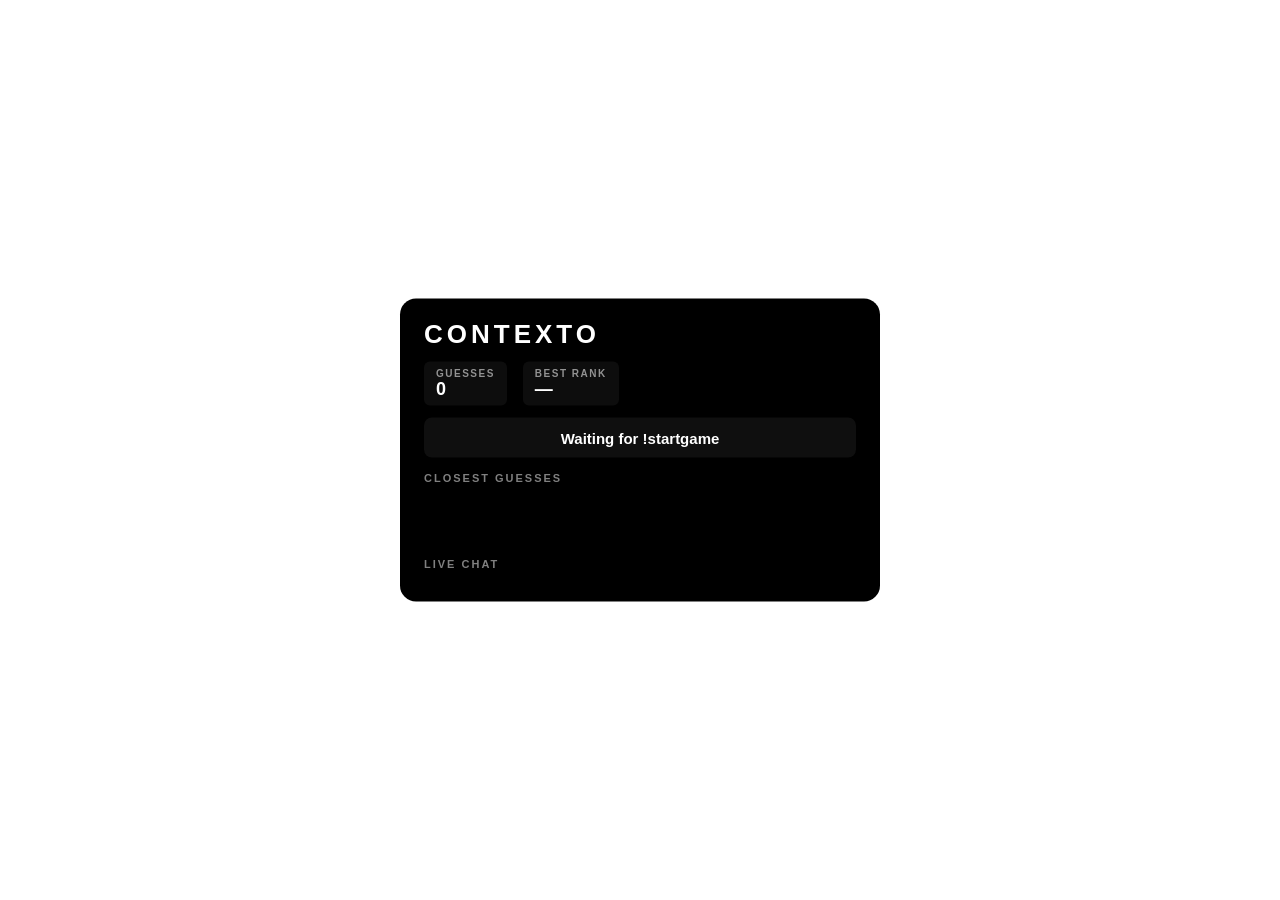
<file: contexto/index.html>
<!DOCTYPE html>
<html lang="en">
<head>
  <meta charset="UTF-8">
  <meta name="viewport" content="width=device-width, initial-scale=1.0">
  <title>Contexto Overlay</title>
  <link rel="stylesheet" href="styles.css">
</head>
<body>
  <div id="overlay-container"></div>

  <!-- Optional debug info -->
  <div id="debug-info">
    <div>Status: <span id="status">Initializing...</span></div>
    <div>Messages: <span id="message-count">0</span></div>
    <div>API calls: <span id="api-count">0</span></div>
    <div>Queue: <span id="queue-size">0</span></div>
  </div>

  <script type="module">
    import { ContextoOverlay } from './overlay.js';

    async function init() {
      const params = new URLSearchParams(window.location.search);

      const intParam = (key, fallback) => {
        const v = parseInt(params.get(key), 10);
        return Number.isFinite(v) ? v : fallback;
      };

      const config = {
        twitch: {
          enabled: !!params.get('twitch'),
          channel: params.get('twitch') || ''
        },
        kick: {
          enabled: !!params.get('kick'),
          channel: params.get('kick') || ''
        },
        debug: params.get('debug') === 'true',
        settings: {
          game: params.get('game') ? intParam('game', null) : null,
          minGame: intParam('minGame', 1),
          maxGame: intParam('maxGame', 1300),
          maxVisible: intParam('maxVisible', 15),
          endpoint: params.get('endpoint') || 'https://api.contexto.me/machado/en',
          corsProxy: params.get('corsProxy') || null
        }
      };

      const overlay = new ContextoOverlay(config);

      const debugInfo = document.getElementById('debug-info');
      const statusEl = document.getElementById('status');
      const messageCountEl = document.getElementById('message-count');
      let messageCount = 0;

      if (config.debug) {
        debugInfo.classList.add('visible');
      }

      const originalOnMessage = overlay.onMessage.bind(overlay);
      overlay.onMessage = function(message) {
        originalOnMessage(message);
        messageCount++;
        messageCountEl.textContent = messageCount;
      };

      await overlay.init();
      statusEl.textContent = 'Connected';

      window.overlay = overlay;
    }

    init().catch(error => {
      console.error('Failed to initialize overlay:', error);
      document.getElementById('status').textContent = 'Error: ' + error.message;
    });
  </script>
</body>
</html>
</file>
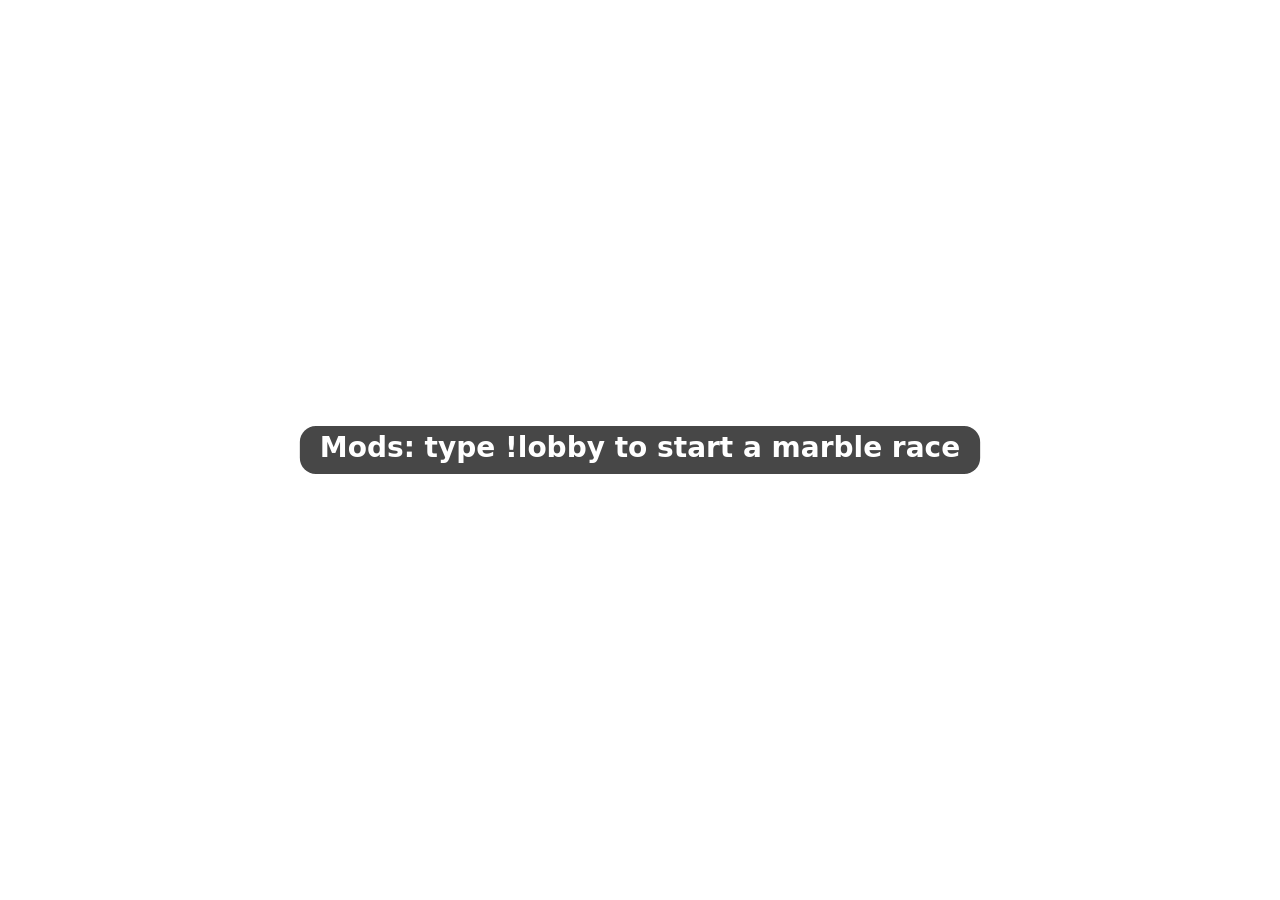
<file: marbles/index.html>
<!DOCTYPE html>
<html lang="en">
<head>
  <meta charset="UTF-8">
  <meta name="viewport" content="width=device-width, initial-scale=1.0">
  <title>Marbles Overlay</title>
  <link rel="stylesheet" href="styles.css">
</head>
<body>
  <canvas id="marbles-canvas"></canvas>

  <div id="debug-info">
    <div>Status: <span id="status">Initializing...</span></div>
    <div>State: <span id="game-state">idle</span></div>
    <div>Messages: <span id="message-count">0</span></div>
    <div>Marbles: <span id="marble-count">0</span></div>
    <div>Seed: <span id="seed-display">-</span></div>
  </div>

  <script type="module">
    import { MarblesOverlay } from './overlay.js';

    async function init() {
      const params = new URLSearchParams(window.location.search);

      const parseInt32 = (key) => {
        const v = params.get(key);
        return v !== null ? parseInt(v) : undefined;
      };
      const parseFloat32 = (key) => {
        const v = params.get(key);
        return v !== null ? parseFloat(v) : undefined;
      };
      const parseBool = (key, fallback) => {
        const v = params.get(key);
        if (v === null) return fallback;
        return v === 'true' || v === '1';
      };

      const config = {
        twitch: {
          enabled: !!params.get('twitch'),
          channel: params.get('twitch') || ''
        },
        kick: {
          enabled: !!params.get('kick'),
          channel: params.get('kick') || ''
        },
        debug: params.get('debug') === 'true',
        settings: {
          seed: parseInt32('seed'),
          courseMinLength: parseInt32('courseMinLength'),
          courseMaxLength: parseInt32('courseMaxLength'),
          courseHeight: parseInt32('courseHeight'),
          viewportHeight: parseInt32('viewportHeight'),
          gravity: parseFloat32('gravity'),
          startImpulse: parseFloat32('startImpulse'),
          boostImpulse: parseFloat32('boostImpulse'),
          boostCooldownMs: parseInt32('boostCooldownMs'),
          jumpImpulse: parseFloat32('jumpImpulse'),
          jumpCooldownMs: parseInt32('jumpCooldownMs'),
          marbleRadius: parseFloat32('marbleRadius'),
          restitution: parseFloat32('restitution'),
          maxVx: parseFloat32('maxVx'),
          cameraLeadFraction: parseFloat32('cameraLeadFraction'),
          cameraLerp: parseFloat32('cameraLerp'),
          raceTimeoutMs: parseInt32('raceTimeoutMs'),
          resultsDurationMs: parseInt32('resultsDurationMs'),
          countdownMs: parseInt32('countdownMs'),
          showNames: parseBool('showNames', undefined)
        }
      };

      // Strip undefined keys so overlay defaults apply cleanly
      for (const k of Object.keys(config.settings)) {
        if (config.settings[k] === undefined) delete config.settings[k];
      }

      const canvas = document.getElementById('marbles-canvas');
      const overlay = new MarblesOverlay(config, canvas);

      const debugInfo = document.getElementById('debug-info');
      const statusEl = document.getElementById('status');
      const messageCountEl = document.getElementById('message-count');
      const marbleCountEl = document.getElementById('marble-count');
      const gameStateEl = document.getElementById('game-state');
      const seedEl = document.getElementById('seed-display');
      let messageCount = 0;

      if (config.debug) {
        debugInfo.classList.add('visible');
      }

      const originalOnMessage = overlay.onMessage.bind(overlay);
      overlay.onMessage = function(message) {
        originalOnMessage(message);
        messageCount++;
        messageCountEl.textContent = messageCount;
        gameStateEl.textContent = overlay.state;
        marbleCountEl.textContent = overlay.marbles.size;
        seedEl.textContent = overlay.currentSeed ?? '-';
      };

      setInterval(() => {
        gameStateEl.textContent = overlay.state;
        marbleCountEl.textContent = overlay.marbles.size;
        seedEl.textContent = overlay.currentSeed ?? '-';
      }, 500);

      await overlay.init();
      statusEl.textContent = (config.twitch.enabled || config.kick.enabled) ? 'Connected' : 'Offline (no channel)';

      window.overlay = overlay;
    }

    init().catch(error => {
      console.error('Failed to initialize overlay:', error);
      document.getElementById('status').textContent = 'Error: ' + error.message;
    });
  </script>
</body>
</html>
</file>
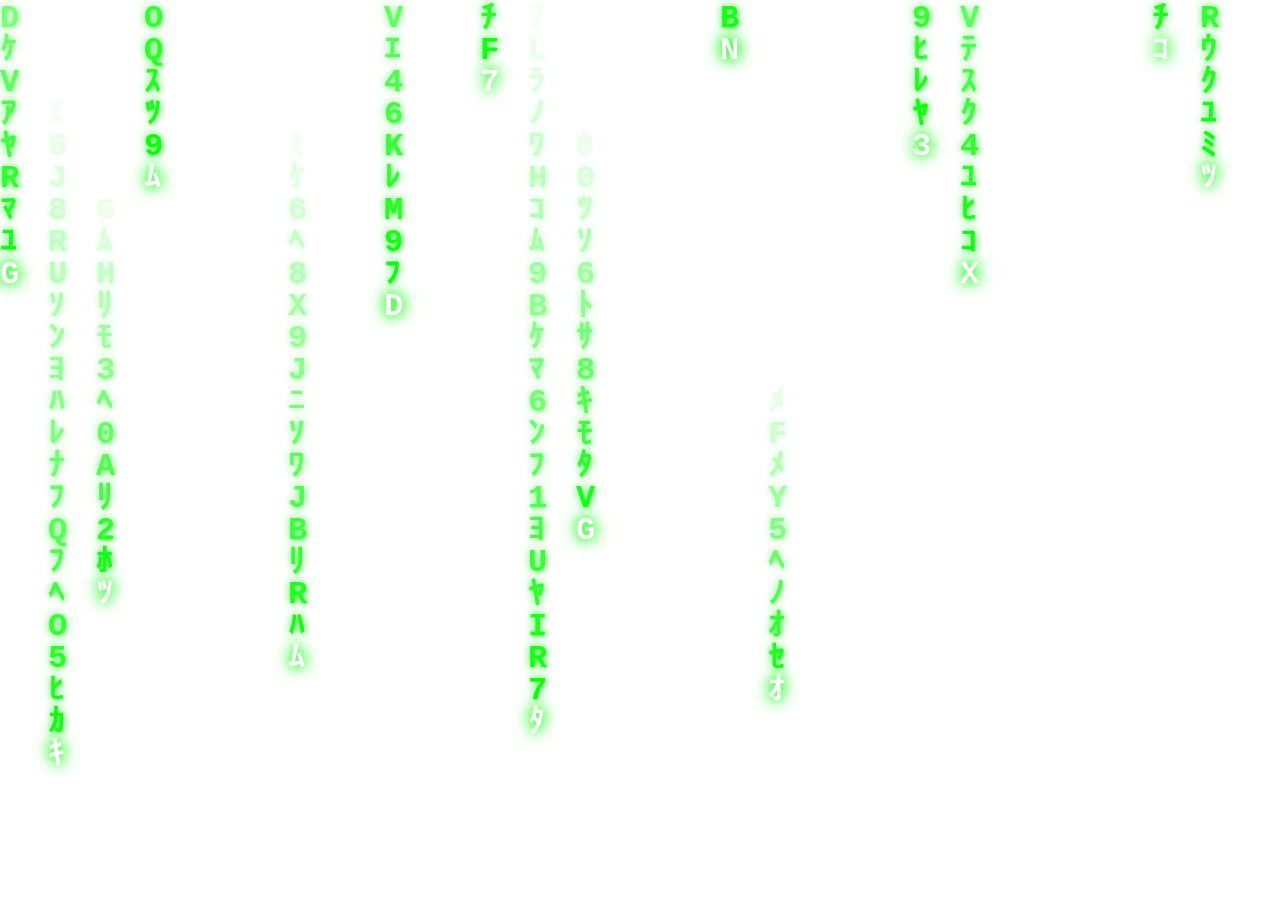
<file: matrix/index.html>
<!DOCTYPE html>
<html lang="en">
<head>
  <meta charset="UTF-8">
  <meta name="viewport" content="width=device-width, initial-scale=1.0">
  <title>Matrix Overlay</title>
  <link rel="stylesheet" href="styles.css">
</head>
<body>
  <div id="overlay-container"></div>

  <!-- Optional debug info -->
  <div id="debug-info">
    <div>Status: <span id="status">Initializing...</span></div>
    <div>Messages: <span id="message-count">0</span></div>
  </div>

  <script type="module">
    import { MatrixOverlay } from './overlay.js';

    // Initialize overlay
    async function init() {
      const params = new URLSearchParams(window.location.search);

      const config = {
        twitch: {
          enabled: !!params.get('twitch'),
          channel: params.get('twitch') || ''
        },
        kick: {
          enabled: !!params.get('kick'),
          channel: params.get('kick') || ''
        },
        settings: {
          // Parse URL parameters, let overlay.js handle defaults
          fontSize: params.get('fontSize') ? parseInt(params.get('fontSize')) : undefined,
          speed: params.get('speed') ? parseInt(params.get('speed')) : undefined,
          columnWidth: params.get('columnWidth') ? parseInt(params.get('columnWidth')) : undefined
        }
      };

      const overlay = new MatrixOverlay(config);

      // Optional: debug info
      const debugInfo = document.getElementById('debug-info');
      const statusEl = document.getElementById('status');
      const messageCountEl = document.getElementById('message-count');
      let messageCount = 0;

      // Show debug info if ?debug=true in URL
      if (params.get('debug') === 'true') {
        debugInfo.classList.add('visible');
      }

      // Override onMessage to update debug info
      const originalOnMessage = overlay.onMessage.bind(overlay);
      overlay.onMessage = function(message) {
        originalOnMessage(message);
        messageCount++;
        messageCountEl.textContent = messageCount;
      };

      await overlay.init();
      statusEl.textContent = 'Connected';

      // Make overlay accessible for debugging
      window.overlay = overlay;
    }

    init().catch(error => {
      console.error('Failed to initialize overlay:', error);
      document.getElementById('status').textContent = 'Error: ' + error.message;
    });
  </script>
</body>
</html>
</file>
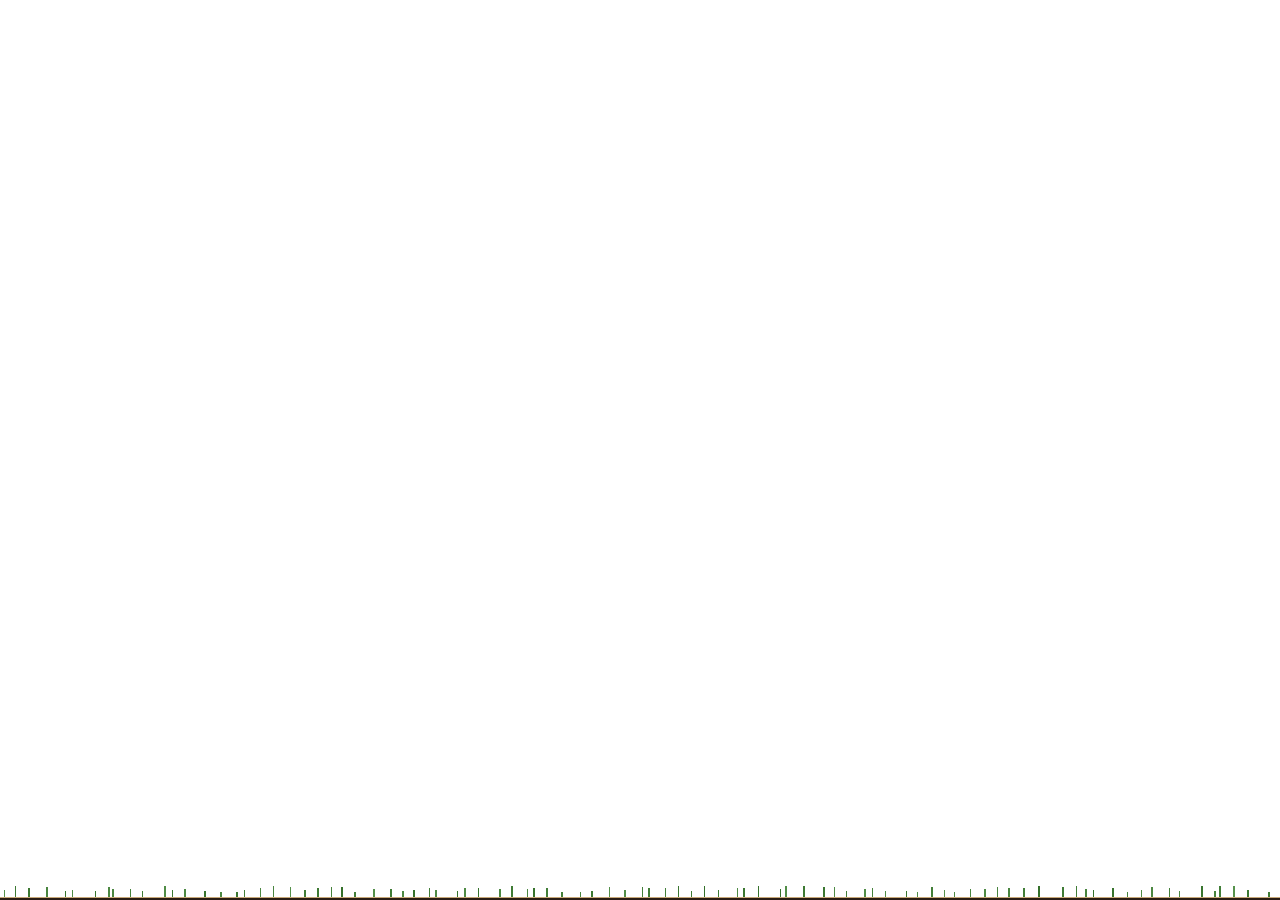
<file: pixel-brawler/index.html>
<!DOCTYPE html>
<html lang="en">
<head>
  <meta charset="UTF-8">
  <meta name="viewport" content="width=device-width, initial-scale=1.0">
  <title>Pixel Brawler Overlay</title>
  <link rel="stylesheet" href="styles.css">
</head>
<body>
  <div id="overlay-container"></div>

  <div id="debug-info">
    <div>Status: <span id="status">Initializing...</span></div>
    <div>Messages: <span id="message-count">0</span></div>
    <div>State: <span id="state-display">idle</span></div>
    <div>Crowd: <span id="crowd-count">0</span></div>
  </div>

  <script type="module">
    import { PixelBrawlerOverlay } from './overlay.js';

    async function init() {
      const params = new URLSearchParams(window.location.search);

      const config = {
        twitch: {
          enabled: !!params.get('twitch'),
          channel: params.get('twitch') || ''
        },
        kick: {
          enabled: !!params.get('kick'),
          channel: params.get('kick') || ''
        },
        debug: params.get('debug') === 'true',
        settings: {
          turnGapMs: params.get('turnGapMs')
            ? parseInt(params.get('turnGapMs')) : undefined,
          introDurationMs: params.get('introMs')
            ? parseInt(params.get('introMs')) : undefined,
          victoryDurationMs: params.get('victorySec')
            ? parseInt(params.get('victorySec')) * 1000 : undefined,
          animationDurationMs: params.get('animMs')
            ? parseInt(params.get('animMs')) : undefined,
          maxCrowd: params.get('maxCrowd')
            ? parseInt(params.get('maxCrowd')) : undefined,
        }
      };

      const overlay = new PixelBrawlerOverlay(config);

      const debugInfo = document.getElementById('debug-info');
      const statusEl = document.getElementById('status');
      const messageCountEl = document.getElementById('message-count');
      const stateEl = document.getElementById('state-display');
      const crowdEl = document.getElementById('crowd-count');
      let messageCount = 0;

      if (config.debug) debugInfo.classList.add('visible');

      const originalOnMessage = overlay.onMessage.bind(overlay);
      overlay.onMessage = function(message) {
        originalOnMessage(message);
        messageCount++;
        messageCountEl.textContent = messageCount;
        stateEl.textContent = overlay.gameState;
        crowdEl.textContent = overlay.crowd.length;
      };

      // Periodic debug refresh for state/crowd that change without messages
      if (config.debug) {
        setInterval(() => {
          stateEl.textContent = overlay.gameState;
          crowdEl.textContent = overlay.crowd.length;
        }, 250);
      }

      await overlay.init();
      statusEl.textContent = (config.twitch.enabled || config.kick.enabled)
        ? 'Connected' : 'No channel — debug only';

      window.overlay = overlay;
    }

    init().catch(error => {
      console.error('Failed to initialize overlay:', error);
      document.getElementById('status').textContent = 'Error: ' + error.message;
    });
  </script>
</body>
</html>
</file>
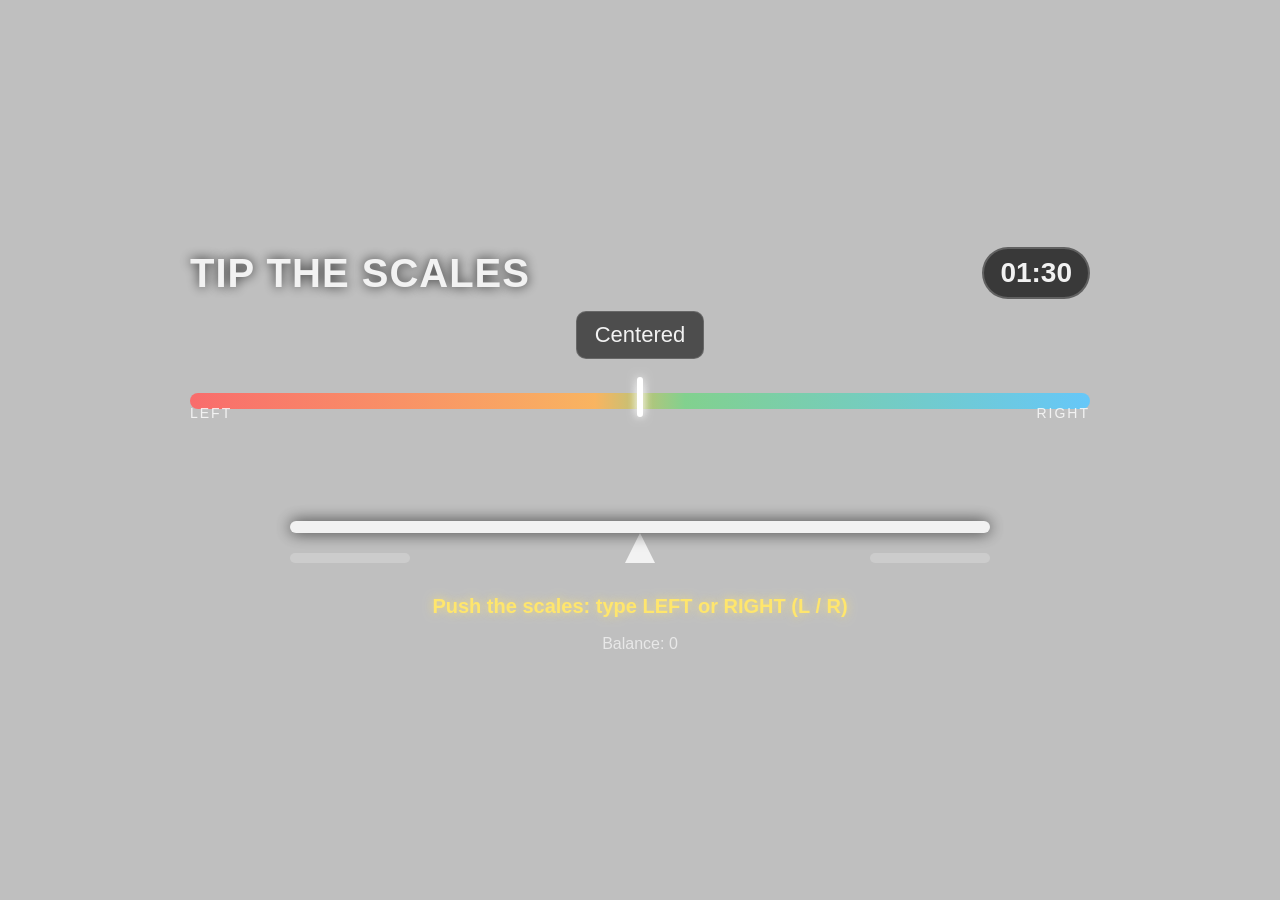
<file: scales/index.html>
<!DOCTYPE html>
<html lang="en">
<head>
  <meta charset="UTF-8">
  <meta name="viewport" content="width=device-width, initial-scale=1.0">
  <title>Scales Overlay</title>
  <link rel="stylesheet" href="styles.css">
</head>
<body>
  <div id="overlay-container"></div>

  <!-- Optional debug info -->
  <div id="debug-info">
    <div>Status: <span id="status">Initializing...</span></div>
    <div>Messages: <span id="message-count">0</span></div>
  </div>

  <script type="module">
    import { ScalesOverlay } from './overlay.js';

    // Initialize overlay
    async function init() {
      const params = new URLSearchParams(window.location.search);

      const config = {
        twitch: {
          enabled: !!params.get('twitch'),
          channel: params.get('twitch') || ''
        },
        kick: {
          enabled: !!params.get('kick'),
          channel: params.get('kick') || ''
        },
        settings: {
          durationMs: params.get('duration') ? parseInt(params.get('duration')) : undefined,
          gravityPerSecond: params.get('gravity') ? parseFloat(params.get('gravity')) : undefined,
          voteWeight: params.get('voteWeight') ? parseInt(params.get('voteWeight')) : undefined,
          bigJumpWeight: params.get('bigJumpWeight') ? parseInt(params.get('bigJumpWeight')) : undefined,
          bigJumpMinMs: params.get('bigJumpMin') ? parseInt(params.get('bigJumpMin')) : undefined,
          bigJumpMaxMs: params.get('bigJumpMax') ? parseInt(params.get('bigJumpMax')) : undefined,
          tickMs: params.get('tickMs') ? parseInt(params.get('tickMs')) : undefined
        }
      };

      const overlay = new ScalesOverlay(config);

      // Optional: debug info
      const debugInfo = document.getElementById('debug-info');
      const statusEl = document.getElementById('status');
      const messageCountEl = document.getElementById('message-count');
      let messageCount = 0;

      // Show debug info if ?debug=true in URL
      if (params.get('debug') === 'true') {
        debugInfo.classList.add('visible');
      }

      // Override onMessage to update debug info
      const originalOnMessage = overlay.onMessage.bind(overlay);
      overlay.onMessage = function(message) {
        originalOnMessage(message);
        messageCount++;
        messageCountEl.textContent = messageCount;
      };

      await overlay.init();
      statusEl.textContent = 'Connected';

      // Make overlay accessible for debugging
      window.overlay = overlay;
    }

    init().catch(error => {
      console.error('Failed to initialize overlay:', error);
      document.getElementById('status').textContent = 'Error: ' + error.message;
    });
  </script>
</body>
</html>
</file>
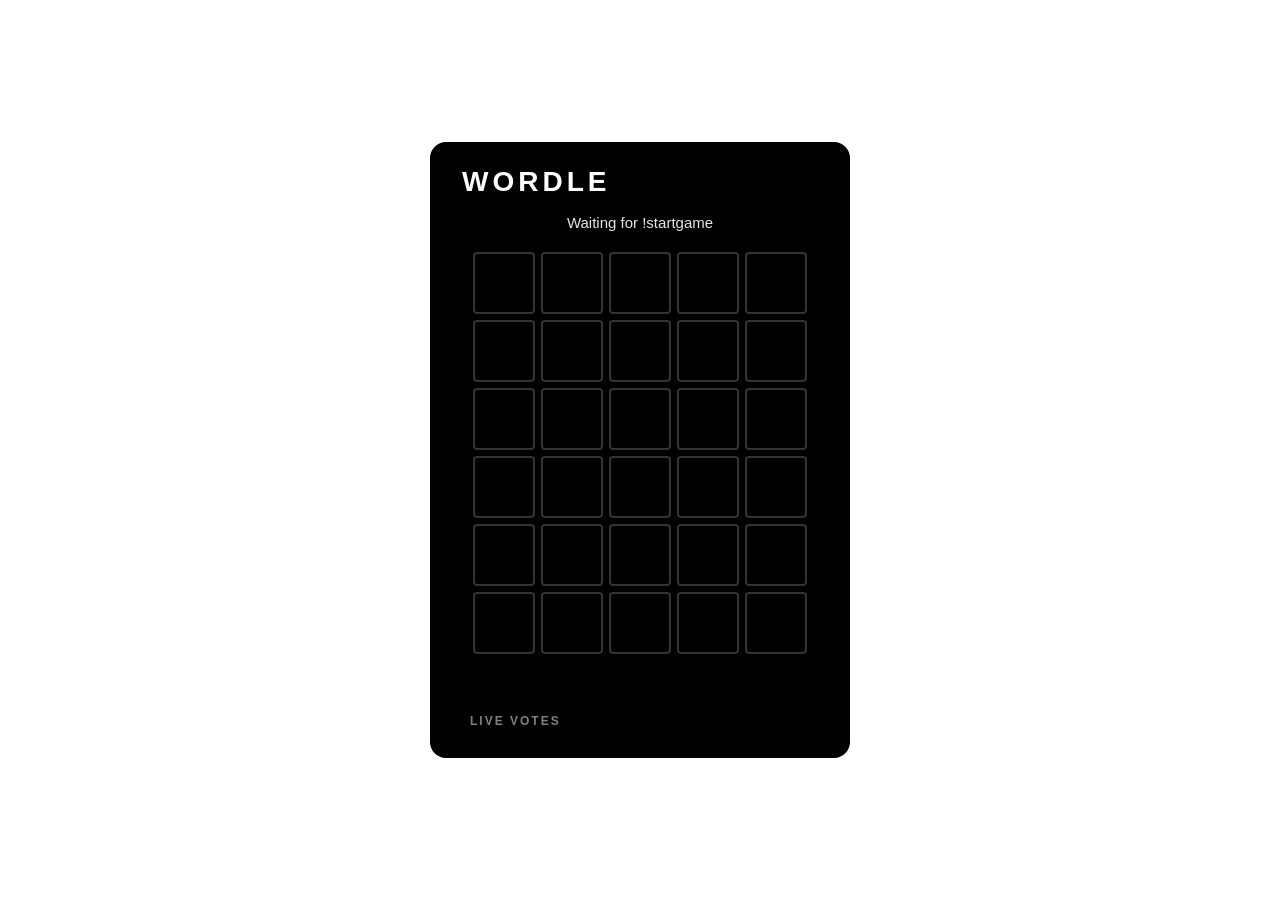
<file: wordle/index.html>
<!DOCTYPE html>
<html lang="en">
<head>
  <meta charset="UTF-8">
  <meta name="viewport" content="width=device-width, initial-scale=1.0">
  <title>Wordle Overlay</title>
  <link rel="stylesheet" href="styles.css">
</head>
<body>
  <div id="overlay-container"></div>

  <!-- Optional debug info -->
  <div id="debug-info">
    <div>Status: <span id="status">Initializing...</span></div>
    <div>Messages: <span id="message-count">0</span></div>
  </div>

  <script type="module">
    import { WordleOverlay } from './overlay.js';

    async function init() {
      const params = new URLSearchParams(window.location.search);

      const config = {
        twitch: {
          enabled: !!params.get('twitch'),
          channel: params.get('twitch') || ''
        },
        kick: {
          enabled: !!params.get('kick'),
          channel: params.get('kick') || ''
        },
        debug: params.get('debug') === 'true'
      };

      const overlay = new WordleOverlay(config);

      // Debug info
      const debugInfo = document.getElementById('debug-info');
      const statusEl = document.getElementById('status');
      const messageCountEl = document.getElementById('message-count');
      let messageCount = 0;

      if (params.get('debug') === 'true') {
        debugInfo.classList.add('visible');
      }

      const originalOnMessage = overlay.onMessage.bind(overlay);
      overlay.onMessage = function(message) {
        originalOnMessage(message);
        messageCount++;
        messageCountEl.textContent = messageCount;
      };

      await overlay.init();
      statusEl.textContent = 'Connected';

      // Make overlay accessible for debugging
      window.overlay = overlay;
    }

    init().catch(error => {
      console.error('Failed to initialize overlay:', error);
      document.getElementById('status').textContent = 'Error: ' + error.message;
    });
  </script>
</body>
</html>
</file>
<file: contexto/styles.css>
* {
  margin: 0;
  padding: 0;
  box-sizing: border-box;
}

body {
  background: transparent;
  overflow: hidden;
  font-family: 'Segoe UI', 'Helvetica Neue', Arial, sans-serif;
  color: #ffffff;
}

/* ── Root Container ── */

.contexto-root {
  position: absolute;
  top: 50%;
  left: 50%;
  transform: translate(-50%, -50%);
  background: rgb(0, 0, 0);
  border-radius: 16px;
  padding: 20px 24px;
  width: 480px;
  display: flex;
  flex-direction: column;
  gap: 12px;
}

/* ── Header ── */

.contexto-header {
  display: flex;
  justify-content: space-between;
  align-items: baseline;
  gap: 12px;
}

.contexto-title {
  font-size: 26px;
  font-weight: 800;
  letter-spacing: 4px;
}

.contexto-gameid {
  font-size: 16px;
  font-weight: 600;
  opacity: 0.6;
  font-variant-numeric: tabular-nums;
}

/* ── Stats row ── */

.contexto-stats {
  display: flex;
  gap: 16px;
  justify-content: flex-start;
}

.stat {
  display: flex;
  flex-direction: column;
  align-items: flex-start;
  background: rgba(255, 255, 255, 0.05);
  padding: 6px 12px;
  border-radius: 6px;
  min-width: 80px;
}

.stat-label {
  font-size: 10px;
  font-weight: 600;
  letter-spacing: 1.5px;
  text-transform: uppercase;
  opacity: 0.55;
}

.stat-value {
  font-size: 18px;
  font-weight: 700;
  font-variant-numeric: tabular-nums;
}

/* ── Banner ── */

.contexto-banner {
  font-size: 15px;
  font-weight: 600;
  text-align: center;
  padding: 10px 14px;
  border-radius: 8px;
  background: rgba(255, 255, 255, 0.06);
  min-height: 40px;
  display: flex;
  align-items: center;
  justify-content: center;
}

.contexto-banner[data-state="won"] {
  background: rgba(83, 141, 78, 0.2);
  color: #a8e6a1;
  font-size: 17px;
  animation: banner-glow 1.5s ease-in-out infinite alternate;
}

.contexto-banner[data-state="revealed"] {
  background: rgba(181, 84, 59, 0.18);
  color: #f0b5a0;
}

.contexto-banner[data-state="playing"] {
  background: rgba(95, 150, 220, 0.15);
  color: #c7daee;
}

@keyframes banner-glow {
  from { box-shadow: 0 0 8px rgba(83, 141, 78, 0.3); }
  to   { box-shadow: 0 0 22px rgba(83, 141, 78, 0.75); }
}

/* ── Board ── */

.contexto-board-label,
.contexto-feed-label {
  font-size: 11px;
  font-weight: 600;
  letter-spacing: 2px;
  text-transform: uppercase;
  opacity: 0.5;
  margin-top: 2px;
}

.contexto-board {
  display: flex;
  flex-direction: column;
  gap: 4px;
  min-height: 48px;
}

.contexto-row {
  position: relative;
  height: 30px;
  border-radius: 4px;
  overflow: hidden;
  background: rgba(255, 255, 255, 0.04);
}

.row-bar {
  position: absolute;
  inset: 0 auto 0 0;
  border-radius: 4px;
  opacity: 0.85;
  transition: width 0.4s ease;
}

.row-content {
  position: relative;
  z-index: 1;
  display: flex;
  justify-content: space-between;
  align-items: center;
  height: 100%;
  padding: 0 12px;
  font-size: 14px;
  font-weight: 600;
}

.row-word {
  letter-spacing: 1px;
  text-transform: lowercase;
  text-shadow: 0 1px 2px rgba(0, 0, 0, 0.5);
}

.row-rank {
  font-variant-numeric: tabular-nums;
  font-weight: 700;
  text-shadow: 0 1px 2px rgba(0, 0, 0, 0.5);
}

/* Heat tiers */
.tier-win  { background: linear-gradient(90deg, #ffd54a, #ffb14a); }
.tier-hot  { background: linear-gradient(90deg, #3fa43a, #6fbe4a); }
.tier-warm { background: linear-gradient(90deg, #caa03a, #e3c34a); }
.tier-cool { background: linear-gradient(90deg, #c26a3a, #d4864a); }
.tier-cold { background: linear-gradient(90deg, #6a2a2a, #8a3a3a); }

.contexto-row.flash {
  animation: row-flash 0.9s ease-out;
}

@keyframes row-flash {
  0%   { box-shadow: 0 0 0 2px rgba(255, 255, 255, 0.9); }
  100% { box-shadow: 0 0 0 2px rgba(255, 255, 255, 0);   }
}

/* ── Feed ── */

.contexto-feed {
  max-height: 140px;
  overflow-y: auto;
  display: flex;
  flex-direction: column;
  gap: 2px;
  scrollbar-width: thin;
  scrollbar-color: rgba(255, 255, 255, 0.2) transparent;
}

.contexto-feed::-webkit-scrollbar {
  width: 4px;
}
.contexto-feed::-webkit-scrollbar-track {
  background: transparent;
}
.contexto-feed::-webkit-scrollbar-thumb {
  background: rgba(255, 255, 255, 0.2);
  border-radius: 2px;
}

.feed-entry {
  display: grid;
  grid-template-columns: auto 1fr auto;
  gap: 8px;
  font-size: 13px;
  padding: 2px 8px;
  border-radius: 3px;
  background: rgba(255, 255, 255, 0.04);
  animation: feed-slide-in 0.25s ease-out;
}

.feed-username {
  font-weight: 600;
  flex-shrink: 0;
}
.feed-username::after { content: ':'; }

.feed-word {
  font-weight: 400;
  opacity: 0.85;
  overflow: hidden;
  text-overflow: ellipsis;
  white-space: nowrap;
}

.feed-rank {
  font-variant-numeric: tabular-nums;
  font-weight: 700;
  opacity: 0.9;
}

.feed-pending .feed-rank { opacity: 0.5; }
.feed-pending .feed-word { opacity: 0.6; }

.feed-invalid {
  background: rgba(181, 84, 59, 0.1);
}
.feed-invalid .feed-word {
  text-decoration: line-through;
  text-decoration-color: rgba(181, 84, 59, 0.9);
  text-decoration-thickness: 2px;
  opacity: 0.5;
  color: #b5543b;
}
.feed-invalid .feed-rank { color: #b5543b; }

.feed-failed {
  background: rgba(220, 170, 60, 0.1);
}
.feed-failed .feed-word {
  opacity: 0.55;
  color: #d9a846;
}
.feed-failed .feed-rank { color: #d9a846; }

.feed-resolved.tier-win  .feed-rank { color: #ffd54a; }
.feed-resolved.tier-hot  .feed-rank { color: #6fbe4a; }
.feed-resolved.tier-warm .feed-rank { color: #e3c34a; }
.feed-resolved.tier-cool .feed-rank { color: #d4864a; }
.feed-resolved.tier-cold .feed-rank { color: #c77878; }

@keyframes feed-slide-in {
  from { opacity: 0; transform: translateX(20px); }
  to   { opacity: 1; transform: translateX(0);    }
}

/* ── State overrides ── */

.state-idle .contexto-board-label,
.state-idle .contexto-board,
.state-idle .contexto-feed-label,
.state-idle .contexto-feed,
.state-idle .contexto-stats {
  display: none;
}

/* ── Debug ── */

#debug-info {
  display: none;
  position: fixed;
  bottom: 10px;
  left: 10px;
  background: rgba(0, 0, 0, 0.8);
  color: #00ff00;
  padding: 8px 12px;
  border-radius: 4px;
  font-family: monospace;
  font-size: 12px;
  z-index: 9999;
}

#debug-info.visible {
  display: block;
}
</file>
<file: marbles/styles.css>
html, body {
  margin: 0;
  padding: 0;
  width: 100%;
  height: 100%;
  overflow: hidden;
  background: transparent;
  font-family: 'Segoe UI', system-ui, sans-serif;
}

#marbles-canvas {
  display: block;
  width: 100vw;
  height: 100vh;
}

#debug-info {
  position: fixed;
  top: 8px;
  left: 8px;
  padding: 6px 10px;
  background: rgba(0, 0, 0, 0.7);
  color: #0f0;
  font-family: 'Consolas', 'Menlo', monospace;
  font-size: 12px;
  line-height: 1.4;
  border-radius: 4px;
  pointer-events: none;
  display: none;
  z-index: 10;
}

#debug-info.visible {
  display: block;
}
</file>
<file: matrix/styles.css>
* {
  margin: 0;
  padding: 0;
  box-sizing: border-box;
}

body {
  overflow: hidden;
  /*background: #000000;*/
  font-family: 'Courier New', Courier, monospace;
}

#overlay-container {
  position: fixed;
  top: 0;
  left: 0;
  width: 100vw;
  height: 100vh;
  pointer-events: none;
  overflow: hidden;
  /*background: #000000;*/
}

.matrix-char {
  position: absolute;
  color: #00ff00;
  font-weight: bold;
  pointer-events: none;
  user-select: none;
  text-shadow: 0 0 8px #00ff00;
  opacity: 0.8;
  transition: opacity 0.1s;
}

.matrix-char.head {
  color: #ffffff;
  text-shadow: 0 0 12px #00ff00, 0 0 20px #00ff00;
  opacity: 1;
}

.matrix-char.message {
  color: #00ffff;
  text-shadow: 0 0 10px #00ffff, 0 0 20px #00ffff, 0 0 30px #0088ff;
  opacity: 1;
  font-weight: bold;
}

/* Debug info (optional) */
#debug-info {
  position: fixed;
  top: 10px;
  left: 10px;
  background: rgba(0, 0, 0, 0.9);
  color: #00ff00;
  padding: 10px;
  border-radius: 4px;
  border: 1px solid #00ff00;
  font-size: 12px;
  font-family: 'Courier New', Courier, monospace;
  display: none;
  z-index: 1000;
}

#debug-info.visible {
  display: block;
}
</file>
<file: pixel-brawler/styles.css>
* {
  margin: 0;
  padding: 0;
  box-sizing: border-box;
}

body {
  overflow: hidden;
  background: transparent;
  font-family: 'Segoe UI', -apple-system, BlinkMacSystemFont, Roboto, sans-serif;
  color: #f2f2f2;
}

#overlay-container {
  position: fixed;
  inset: 0;
  pointer-events: none;
  overflow: hidden;
}

.brawler-root {
  position: absolute;
  inset: 0;
}

/* ──────────────── Crowd layer (always visible) ──────────────── */

.crowd-layer {
  position: absolute;
  inset: 0;
  pointer-events: none;
}

.ground-strip {
  position: absolute;
  left: 0;
  right: 0;
  bottom: 0;
  height: 3px;
  background: #2a1c14;
  box-shadow: inset 0 1px 0 #c8a878;
  pointer-events: none;
}

.grass-layer {
  position: absolute;
  left: 0;
  right: 0;
  bottom: 3px;
  height: 12px;
  pointer-events: none;
  z-index: 5;
}

.grass-blade {
  position: absolute;
  bottom: 0;
}

.crowd-char {
  position: absolute;
  display: flex;
  flex-direction: column;
  align-items: center;
  pointer-events: none;
  transition: opacity 0.4s;
}

.crowd-char.fading-out {
  opacity: 0 !important;
}

.crowd-name {
  font-size: 11px;
  font-weight: 700;
  letter-spacing: 0.3px;
  text-shadow: 0 0 3px black, 0 0 2px black, 1px 1px 0 #000;
  margin-bottom: 4px;
  white-space: nowrap;
}

.crowd-char .sprite-holder {
  transform: scale(var(--lane-scale, 1)) scaleX(var(--face-x, 1));
}

/* ──────────────── Sprite primitives ──────────────── */

.sprite {
  width: 5px;
  height: 5px;
  position: absolute;
  left: 0;
  top: 0;
  background: transparent;
}

.sprite-holder {
  position: relative;
  width: 60px;  /* SPRITE_W * CELL_SIZE */
  height: 80px; /* SPRITE_H * CELL_SIZE */
  transform-origin: center bottom;
}

.hat-sprite {
  width: 5px;
  height: 5px;
  position: absolute;
  left: 0;
  background: transparent;
}

/* ──────────────── Fighter (path-based combat) ──────────────── */

/* Two fighters anchored to bottom of screen, ±100px from horizontal center.
   The HUD floats above; sprite sits on the ground next to the crowd. */

.fighter {
  position: absolute;
  bottom: 14px;
  display: flex;
  flex-direction: column;
  align-items: center;
  pointer-events: none;
  transform: translateX(-50%);
  z-index: 6; /* above grass (z-index: 5) */
}

.fighter[data-side="0"] { left: calc(50% - 100px); }
.fighter[data-side="1"] { left: calc(50% + 100px); }

.fighter-hud {
  display: flex;
  flex-direction: column;
  align-items: center;
  gap: 3px;
  margin-bottom: 4px;
  transition: filter 0.3s, opacity 0.3s;
}

.fighter.active-turn .fighter-hud {
  filter: drop-shadow(0 0 6px rgba(255, 216, 107, 0.6));
}

.fighter-name {
  font-size: 13px;
  font-weight: 800;
  letter-spacing: 0.3px;
  text-shadow: 0 0 3px black, 0 0 2px black, 1px 1px 0 #000;
  white-space: nowrap;
}

.fighter-hp-track {
  width: 110px;
  height: 11px;
  background: rgba(0, 0, 0, 0.78);
  border: 1px solid rgba(255, 255, 255, 0.4);
  border-radius: 2px;
  position: relative;
  overflow: hidden;
}

.fighter-hp-fill {
  height: 100%;
  background: linear-gradient(180deg, #7fd687 0%, #4eaa56 100%);
  transition: width 500ms cubic-bezier(0.2, 0.8, 0.3, 1);
  width: 100%;
}

.fighter-hp-text {
  position: absolute;
  inset: 0;
  display: flex;
  align-items: center;
  justify-content: center;
  font-weight: 700;
  font-size: 9px;
  text-shadow: 0 0 2px black, 1px 1px 0 black;
}

.fighter-meta {
  display: flex;
  gap: 8px;
  align-items: center;
}

.fighter-class {
  font-size: 9px;
  letter-spacing: 1.5px;
  text-transform: uppercase;
  color: rgba(255, 255, 255, 0.75);
  text-shadow: 0 0 2px black;
}

.fighter-pips {
  display: flex;
  gap: 3px;
}

.fighter-pips .pip {
  width: 7px;
  height: 7px;
}

/* The pip class itself (rotated diamond, gold-when-on) */
.pip {
  background: rgba(255, 255, 255, 0.15);
  border: 1px solid rgba(255, 255, 255, 0.3);
  transform: rotate(45deg);
  transition: background 0.3s, box-shadow 0.3s;
}

.pip.on {
  background: #ffd86b;
  border-color: #ffd86b;
  box-shadow: 0 0 6px rgba(255, 216, 107, 0.9);
}

/* Stage holds the sprite at correct visual size; lunge & death animate here. */
.fighter-stage {
  position: relative;
  width: 90px;   /* SPRITE_W * CELL_SIZE * 1.5 */
  height: 120px; /* SPRITE_H * CELL_SIZE * 1.5 */
  display: flex;
  justify-content: center;
  align-items: flex-end;
  transform-origin: center bottom;
}

.fighter-mirror {
  display: inline-block;
  transform: scaleX(var(--face-x, 1));
  transform-origin: center bottom;
}

.sprite-holder-fighter {
  transform: scale(1.5);
  transform-origin: center bottom;
}

/* ──────────────── Fighter animations ──────────────── */

/* Lunge: stage slides toward opponent then back. Side 0 lunges right; 1 lunges left. */
.fighter[data-side="0"].attacking .fighter-stage {
  animation: fighter-lunge-right 600ms ease-out;
}
.fighter[data-side="1"].attacking .fighter-stage {
  animation: fighter-lunge-left 600ms ease-out;
}
@keyframes fighter-lunge-right {
  0%, 100% { transform: translateX(0); }
  40% { transform: translateX(40px); }
}
@keyframes fighter-lunge-left {
  0%, 100% { transform: translateX(0); }
  40% { transform: translateX(-40px); }
}

/* Hit / evade flashes on the mirror (preserves face direction; no transform-fight) */
.fighter.hit .fighter-mirror {
  animation: fighter-hit 400ms ease-out;
}
.fighter.evading .fighter-mirror {
  animation: fighter-evade 400ms ease-out;
}
@keyframes fighter-hit {
  0%, 100% { filter: none; }
  20%, 60% { filter: brightness(2.2) hue-rotate(-20deg) drop-shadow(0 0 8px #ff6663); }
  40%, 80% { filter: none; }
}
@keyframes fighter-evade {
  0%, 100% { opacity: 1; filter: brightness(1); }
  25%, 75% { opacity: 0.4; filter: brightness(1.5); }
  50%      { opacity: 1;   filter: brightness(1.5); }
}

/* Death: rotate 90° away from opponent, then fade. Side 0 falls left, side 1 falls right. */
.fighter[data-side="0"].dying .fighter-stage {
  animation: fighter-fall-left 1800ms forwards;
}
.fighter[data-side="1"].dying .fighter-stage {
  animation: fighter-fall-right 1800ms forwards;
}
@keyframes fighter-fall-left {
  0%   { transform: rotate(0deg); opacity: 1; }
  35%  { transform: rotate(-92deg); }
  45%  { transform: rotate(-88deg); }
  55%  { transform: rotate(-90deg); opacity: 1; }
  100% { transform: rotate(-90deg); opacity: 0; }
}
@keyframes fighter-fall-right {
  0%   { transform: rotate(0deg); opacity: 1; }
  35%  { transform: rotate(92deg); }
  45%  { transform: rotate(88deg); }
  55%  { transform: rotate(90deg); opacity: 1; }
  100% { transform: rotate(90deg); opacity: 0; }
}

.fighter.dying .fighter-hud {
  animation: fighter-hud-fade 1800ms forwards;
}
@keyframes fighter-hud-fade {
  0%   { opacity: 1; }
  55%  { opacity: 0.7; }
  100% { opacity: 0; }
}

/* Winner does a small bounce */
.fighter.victory .fighter-stage {
  animation: fighter-bounce 800ms ease-out;
}
@keyframes fighter-bounce {
  0%, 100% { transform: translateY(0); }
  40%      { transform: translateY(-12px); }
}

/* ──────────────── Damage numbers ──────────────── */

.damage-number {
  position: absolute;
  bottom: 60%;
  font-size: 26px;
  font-weight: 900;
  color: #ff6663;
  text-shadow: 0 0 6px black, 2px 2px 0 #1a1a22;
  pointer-events: none;
  animation: dmg-float 1.5s ease-out forwards;
  z-index: 5;
  white-space: nowrap;
}

.damage-number.crit {
  color: #ffd86b;
  font-size: 34px;
  text-shadow: 0 0 12px rgba(255, 216, 107, 0.9), 0 0 6px black, 2px 2px 0 #1a1a22;
}

.damage-number.miss {
  color: #c0c0d0;
  font-size: 18px;
  font-weight: 800;
  text-shadow: 0 0 6px black, 1px 1px 0 #1a1a22;
}

@keyframes dmg-float {
  0%   { transform: translateY(0)     scale(0.5); opacity: 0; }
  20%  { transform: translateY(-15px) scale(1.2); opacity: 1; }
  100% { transform: translateY(-100px) scale(0.95); opacity: 0; }
}

/* ──────────────── Battle status banner ──────────────── */

/* Sits just above the fighter HUDs. Hidden during victory — the victory
   banner takes the same slot. */
.battle-status {
  position: absolute;
  bottom: 200px;
  left: 50%;
  transform: translateX(-50%);
  background: rgba(0, 0, 0, 0.78);
  padding: 6px 16px;
  border-radius: 6px;
  border: 2px solid rgba(255, 216, 107, 0.4);
  font-size: 15px;
  font-weight: 700;
  text-shadow: 0 1px 2px rgba(0, 0, 0, 0.9);
  text-align: center;
  white-space: nowrap;
  pointer-events: none;
  z-index: 11;
  display: none;
  max-width: 80vw;
  overflow: hidden;
  text-overflow: ellipsis;
}

.battle-status b {
  color: #ffd86b;
}

.brawler-root[data-state="battle_intro"] .battle-status,
.brawler-root[data-state="battle_turn"] .battle-status,
.brawler-root[data-state="battle_animating"] .battle-status {
  display: block;
}

/* ──────────────── Killing-special spectacle ──────────────── */

.crowd-layer.shake {
  animation: stage-shake 600ms steps(8) infinite;
}

@keyframes stage-shake {
  0%, 100% { transform: translate(0, 0); }
  10% { transform: translate(-5px, 2px); }
  20% { transform: translate(4px, -3px); }
  30% { transform: translate(-3px, 4px); }
  40% { transform: translate(5px, 1px); }
  50% { transform: translate(-2px, -4px); }
  60% { transform: translate(3px, 3px); }
  70% { transform: translate(-4px, -1px); }
  80% { transform: translate(2px, 4px); }
  90% { transform: translate(-1px, -2px); }
}

.crowd-layer.slow-mo .damage-number {
  animation-duration: 2.4s;
}
.crowd-layer.slow-mo .fighter[data-side="0"].attacking .fighter-stage,
.crowd-layer.slow-mo .fighter[data-side="1"].attacking .fighter-stage {
  animation-duration: 960ms;
}
.crowd-layer.slow-mo .fighter.hit .fighter-mirror,
.crowd-layer.slow-mo .fighter.evading .fighter-mirror {
  animation-duration: 640ms;
}

/* ──────────────── Victory banner ──────────────── */

/* Sits in the same slot as the battle status, just above the fighter HUDs. */
.brawler-victory {
  position: absolute;
  bottom: 195px;
  left: 50%;
  transform: translateX(-50%);
  pointer-events: none;
  z-index: 12;
  display: none;
}

.brawler-victory.visible {
  display: block;
}

.victory-banner {
  text-align: center;
  background: rgba(10, 5, 20, 0.92);
  padding: 10px 28px;
  border: 3px solid #ffd86b;
  border-radius: 10px;
  box-shadow: 0 0 30px rgba(255, 216, 107, 0.5), 0 0 12px rgba(0, 0, 0, 0.8);
  animation: victory-burst 600ms cubic-bezier(0.2, 1.4, 0.4, 1);
  white-space: nowrap;
}

.victory-title {
  font-size: 26px;
  font-weight: 900;
  color: #ffd86b;
  letter-spacing: 4px;
  text-shadow: 0 0 12px rgba(255, 216, 107, 0.8), 2px 2px 0 #1a1a22;
  margin-bottom: 2px;
}

.victory-name {
  font-size: 20px;
  font-weight: 800;
  text-shadow: 0 0 6px rgba(0, 0, 0, 0.9), 1px 1px 0 #1a1a22;
}

.victory-class {
  font-size: 11px;
  letter-spacing: 2px;
  text-transform: uppercase;
  color: rgba(255, 255, 255, 0.7);
  margin-top: 2px;
}

@keyframes victory-burst {
  0%   { transform: scale(0.4); opacity: 0; }
  60%  { transform: scale(1.1); opacity: 1; }
  100% { transform: scale(1);   opacity: 1; }
}

/* ──────────────── Speech bubble (chatting state) ──────────────── */

.speech-bubble {
  position: absolute;
  top: -22px;
  left: 50%;
  transform: translateX(-50%);
  background: #f8f8f0;
  border: 2px solid #1a1a22;
  border-radius: 14px;
  padding: 4px 8px;
  display: flex;
  gap: 3px;
  align-items: center;
  z-index: 2;
}

.speech-bubble::after {
  content: '';
  position: absolute;
  bottom: -7px;
  left: 50%;
  transform: translateX(-50%);
  width: 0;
  height: 0;
  border-left: 5px solid transparent;
  border-right: 5px solid transparent;
  border-top: 7px solid #1a1a22;
}

.speech-bubble::before {
  content: '';
  position: absolute;
  bottom: -4px;
  left: 50%;
  transform: translateX(-50%);
  width: 0;
  height: 0;
  border-left: 4px solid transparent;
  border-right: 4px solid transparent;
  border-top: 5px solid #f8f8f0;
  z-index: 1;
}

.dot {
  display: inline-block;
  width: 4px;
  height: 4px;
  background: #1a1a22;
  border-radius: 50%;
  animation: dot-pulse 1.4s infinite;
  opacity: 0.3;
}

.dot:nth-child(2) { animation-delay: 0.2s; }
.dot:nth-child(3) { animation-delay: 0.4s; }

@keyframes dot-pulse {
  0%, 60%, 100% { opacity: 0.25; transform: translateY(0); }
  30%           { opacity: 1;    transform: translateY(-1px); }
}

/* ──────────────── Debug info ──────────────── */

#debug-info {
  position: fixed;
  top: 10px;
  right: 10px;
  background: rgba(0, 0, 0, 0.8);
  color: white;
  padding: 10px;
  border-radius: 4px;
  font-size: 12px;
  font-family: monospace;
  display: none;
  z-index: 999;
}

#debug-info.visible {
  display: block;
}
</file>
<file: scales/styles.css>
* {
  margin: 0;
  padding: 0;
  box-sizing: border-box;
}

body {
  overflow: hidden;
  background: transparent;
  font-family: -apple-system, BlinkMacSystemFont, 'Segoe UI', Roboto, sans-serif;
  color: #f2f2f2;
}

#overlay-container {
  position: fixed;
  top: 0;
  left: 0;
  width: 100vw;
  height: 100vh;
  pointer-events: none;
  overflow: hidden;
}

.scales-root {
  position: absolute;
  inset: 0;
  display: flex;
  flex-direction: column;
  align-items: center;
  justify-content: center;
  gap: 12px;
  padding: 40px 60px;
  background: rgba(0, 0, 0, 0.25);
}

.scales-header {
  width: min(900px, 90vw);
  display: flex;
  align-items: center;
  justify-content: space-between;
}

.scales-title {
  font-size: 40px;
  font-weight: 700;
  letter-spacing: 1px;
  text-transform: uppercase;
  text-shadow: 0 0 12px rgba(0, 0, 0, 0.8);
}

.scales-timer {
  font-size: 28px;
  font-weight: 600;
  padding: 8px 16px;
  border-radius: 999px;
  background: rgba(0, 0, 0, 0.7);
  border: 2px solid rgba(255, 255, 255, 0.2);
}

.scales-status {
  font-size: 22px;
  padding: 10px 18px;
  border-radius: 10px;
  background: rgba(0, 0, 0, 0.6);
  border: 1px solid rgba(255, 255, 255, 0.15);
}

.scales-meter {
  position: relative;
  width: min(900px, 90vw);
  height: 60px;
  display: flex;
  align-items: center;
  justify-content: center;
}

.scales-meter-track {
  position: absolute;
  width: 100%;
  height: 16px;
  border-radius: 999px;
  background: linear-gradient(90deg, #ff6363 0%, #ffb356 45%, #7bd389 55%, #5cc8ff 100%);
  opacity: 0.9;
}

.scales-meter-center {
  position: absolute;
  width: 4px;
  height: 28px;
  background: #ffffff;
  box-shadow: 0 0 8px rgba(255, 255, 255, 0.8);
}

.scales-meter-indicator {
  position: absolute;
  top: 6px;
  width: 6px;
  height: 40px;
  background: #ffffff;
  border-radius: 999px;
  transform: translateX(-50%);
  box-shadow: 0 0 10px rgba(255, 255, 255, 0.9);
}

.scales-meter-labels {
  position: absolute;
  top: 34px;
  width: 100%;
  display: flex;
  justify-content: space-between;
  font-size: 14px;
  text-transform: uppercase;
  letter-spacing: 2px;
  color: rgba(255, 255, 255, 0.8);
}

.scales-seesaw {
  position: relative;
  width: min(700px, 80vw);
  height: 140px;
}

.scales-ground {
  position: absolute;
  bottom: 20px;
  width: 120px;
  height: 10px;
  background: rgba(255, 255, 255, 0.2);
  border-radius: 999px;
}

.scales-ground.left {
  left: 0;
}

.scales-ground.right {
  right: 0;
}

.scales-pivot {
  position: absolute;
  left: 50%;
  bottom: 20px;
  width: 30px;
  height: 30px;
  transform: translateX(-50%);
  background: #f2f2f2;
  clip-path: polygon(50% 0, 0 100%, 100% 100%);
  filter: drop-shadow(0 0 8px rgba(0, 0, 0, 0.7));
}

.scales-beam {
  position: absolute;
  left: 50%;
  bottom: 50px;
  width: 100%;
  height: 12px;
  background: #f2f2f2;
  border-radius: 999px;
  transform-origin: center center;
  filter: drop-shadow(0 0 8px rgba(0, 0, 0, 0.7));
}

.scales-big-jump {
  min-height: 28px;
  font-size: 20px;
  font-weight: 700;
  color: #ffe66d;
  text-shadow: 0 0 10px rgba(255, 230, 109, 0.8);
}

.scales-score {
  font-size: 16px;
  opacity: 0.8;
}

.scales-celebration {
  position: absolute;
  inset: 0;
  pointer-events: none;
  opacity: 0;
  transition: opacity 0.3s ease;
}

.scales-celebration.visible {
  opacity: 1;
}

.scales-winner {
  position: absolute;
  padding: 6px 10px;
  border-radius: 999px;
  font-weight: 700;
  font-size: 18px;
  background: rgba(0, 0, 0, 0.65);
  border: 1px solid rgba(255, 255, 255, 0.3);
  color: #ffffff;
  text-shadow: 0 0 10px rgba(255, 255, 255, 0.7);
  animation: winner-burst 3.2s ease-out forwards;
}

@keyframes winner-burst {
  0% {
    transform: scale(0.6) translateY(10px);
    opacity: 0;
  }
  20% {
    opacity: 1;
  }
  100% {
    transform: scale(1.05) translateY(-40px);
    opacity: 0;
  }
}

/* Debug info (optional) */
#debug-info {
  position: fixed;
  top: 10px;
  left: 10px;
  background: rgba(0, 0, 0, 0.7);
  color: white;
  padding: 10px;
  border-radius: 4px;
  font-size: 12px;
  font-family: monospace;
  display: none;
}

#debug-info.visible {
  display: block;
}
</file>
<file: wordle/styles.css>
* {
  margin: 0;
  padding: 0;
  box-sizing: border-box;
}

body {
  background: transparent;
  overflow: hidden;
  font-family: 'Segoe UI', 'Helvetica Neue', Arial, sans-serif;
  color: #ffffff;
}

/* ── Root Container ── */

.wordle-root {
  position: absolute;
  top: 50%;
  left: 50%;
  transform: translate(-50%, -50%);
  background: rgb(0, 0, 0);
  border-radius: 16px;
  padding: 24px 32px;
  min-width: 420px;
  display: flex;
  flex-direction: column;
  align-items: center;
  gap: 16px;
}

/* ── Header ── */

.wordle-header {
  display: flex;
  justify-content: space-between;
  align-items: center;
  width: 100%;
}

.wordle-title {
  font-size: 28px;
  font-weight: 800;
  letter-spacing: 4px;
}

.wordle-round {
  font-size: 16px;
  font-weight: 600;
  opacity: 0.7;
}

/* ── Status ── */

.wordle-status {
  font-size: 15px;
  font-weight: 500;
  text-align: center;
  min-height: 22px;
  opacity: 0.9;
}

.game-won .wordle-status {
  color: #538d4e;
  font-size: 20px;
  font-weight: 700;
  animation: status-glow 1.5s ease-in-out infinite alternate;
}

.game-lost .wordle-status {
  color: #b5543b;
  font-size: 20px;
  font-weight: 700;
}

@keyframes status-glow {
  from { text-shadow: 0 0 8px rgba(83, 141, 78, 0.5); }
  to { text-shadow: 0 0 20px rgba(83, 141, 78, 0.9); }
}

/* ── Grid ── */

.wordle-grid {
  display: flex;
  flex-direction: column;
  gap: 6px;
}

.wordle-row {
  display: flex;
  gap: 6px;
}

/* ── Tiles ── */

.wordle-tile {
  width: 62px;
  height: 62px;
  perspective: 500px;
}

.wordle-tile-inner {
  width: 100%;
  height: 100%;
  position: relative;
  transform-style: preserve-3d;
  transition: transform 0.5s ease-in-out;
}

.wordle-tile.reveal .wordle-tile-inner {
  transform: rotateX(180deg);
}

.wordle-tile-front,
.wordle-tile-back {
  position: absolute;
  inset: 0;
  backface-visibility: hidden;
  display: flex;
  align-items: center;
  justify-content: center;
  font-size: 32px;
  font-weight: 700;
  text-transform: uppercase;
  border-radius: 4px;
}

.wordle-tile-front {
  background: transparent;
  border: 2px solid rgba(255, 255, 255, 0.2);
  color: #ffffff;
}

.wordle-tile.preview .wordle-tile-front {
  color: rgba(255, 255, 255, 0.35);
  border-color: rgba(255, 255, 255, 0.3);
  animation: tile-pop 0.2s ease-out;
}

.wordle-tile-back {
  transform: rotateX(180deg);
  border: 2px solid transparent;
  color: #ffffff;
}

/* Tile states (applied to back face via data-state) */
.wordle-tile[data-state="correct"] .wordle-tile-back {
  background: #538d4e;
  border-color: #538d4e;
}

.wordle-tile[data-state="present"] .wordle-tile-back {
  background: #b59f3b;
  border-color: #b59f3b;
}

.wordle-tile[data-state="absent"] .wordle-tile-back {
  background: #3a3a3c;
  border-color: #3a3a3c;
}

/* ── Tile Animations ── */

@keyframes tile-pop {
  0% { transform: scale(1); }
  50% { transform: scale(1.08); }
  100% { transform: scale(1); }
}

.wordle-tile.bounce {
  animation: tile-bounce 0.6s ease forwards;
}

@keyframes tile-bounce {
  0%, 100% { transform: translateY(0); }
  30% { transform: translateY(-25px); }
  50% { transform: translateY(-12px); }
  70% { transform: translateY(-6px); }
}

/* Grid shake on loss */
.wordle-grid.shake {
  animation: grid-shake 0.5s ease;
}

@keyframes grid-shake {
  0%, 100% { transform: translateX(0); }
  20% { transform: translateX(-8px); }
  40% { transform: translateX(8px); }
  60% { transform: translateX(-5px); }
  80% { transform: translateX(5px); }
}

/* ── Top Votes Bar ── */

.wordle-top-votes {
  display: flex;
  gap: 16px;
  justify-content: center;
  min-height: 28px;
  flex-wrap: wrap;
}

.vote-candidate {
  font-size: 16px;
  font-weight: 700;
  letter-spacing: 1px;
  background: rgba(255, 255, 255, 0.1);
  padding: 4px 12px;
  border-radius: 6px;
}

.vote-count {
  font-weight: 400;
  opacity: 0.7;
}

/* ── Live Vote Feed ── */

.wordle-feed-container {
  width: 100%;
  max-width: 340px;
}

.wordle-feed-label {
  font-size: 12px;
  font-weight: 600;
  text-transform: uppercase;
  letter-spacing: 2px;
  opacity: 0.5;
  margin-bottom: 6px;
}

.wordle-feed {
  max-height: 160px;
  overflow-y: auto;
  display: flex;
  flex-direction: column;
  gap: 3px;
  scrollbar-width: thin;
  scrollbar-color: rgba(255,255,255,0.2) transparent;
}

.wordle-feed::-webkit-scrollbar {
  width: 4px;
}

.wordle-feed::-webkit-scrollbar-track {
  background: transparent;
}

.wordle-feed::-webkit-scrollbar-thumb {
  background: rgba(255, 255, 255, 0.2);
  border-radius: 2px;
}

.feed-entry {
  display: flex;
  gap: 8px;
  font-size: 14px;
  padding: 2px 8px;
  border-radius: 4px;
  background: rgba(255, 255, 255, 0.05);
  animation: feed-slide-in 0.25s ease-out;
}

.feed-username {
  font-weight: 600;
  flex-shrink: 0;
}

.feed-username::after {
  content: ':';
}

.feed-word {
  font-weight: 400;
  letter-spacing: 1px;
  opacity: 0.8;
}

.feed-entry.invalid {
  background: rgba(181, 84, 59, 0.12);
}

.feed-entry.invalid .feed-word {
  text-decoration: line-through;
  text-decoration-color: rgba(181, 84, 59, 0.9);
  text-decoration-thickness: 2px;
  opacity: 0.5;
  color: #b5543b;
}

@keyframes feed-slide-in {
  from {
    opacity: 0;
    transform: translateX(20px);
  }
  to {
    opacity: 1;
    transform: translateX(0);
  }
}

/* ── Debug ── */

#debug-info {
  display: none;
  position: fixed;
  bottom: 10px;
  left: 10px;
  background: rgba(0, 0, 0, 0.8);
  color: #00ff00;
  padding: 8px 12px;
  border-radius: 4px;
  font-family: monospace;
  font-size: 12px;
  z-index: 9999;
}

#debug-info.visible {
  display: block;
}
</file>
